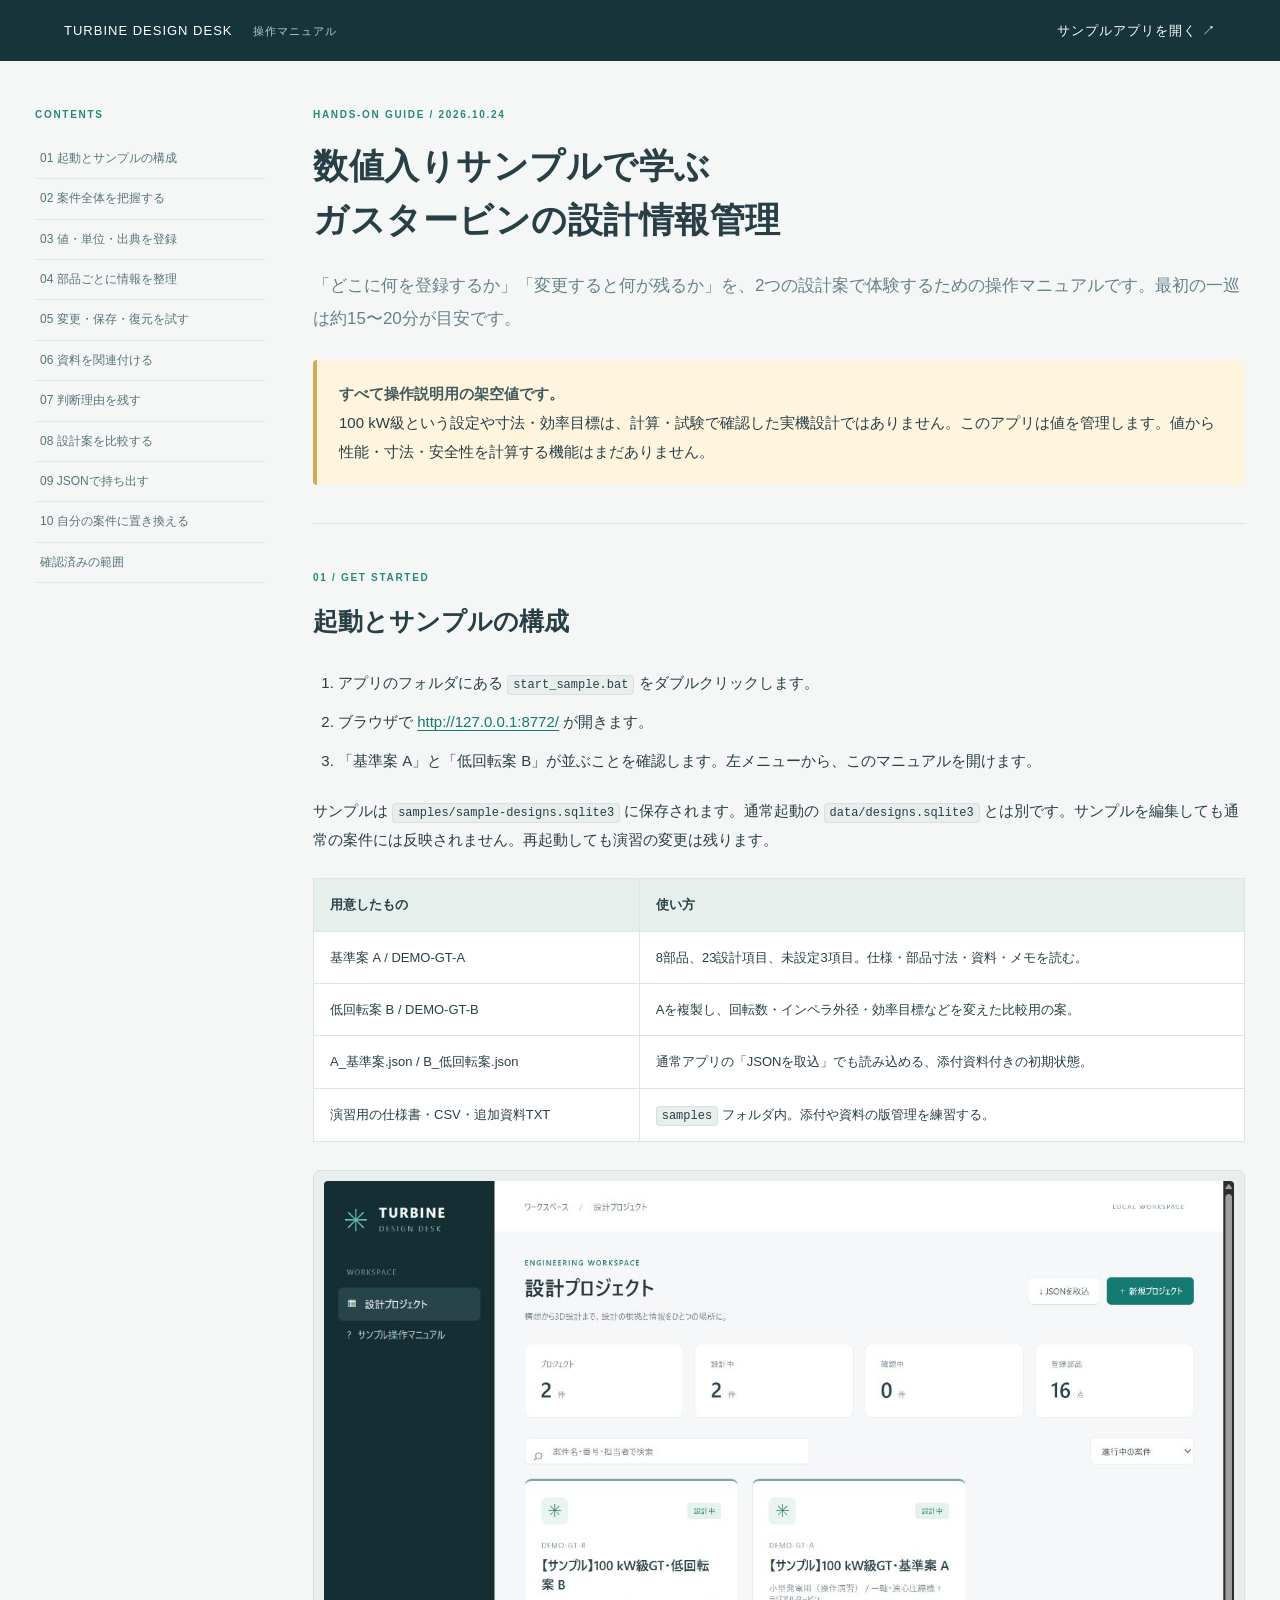
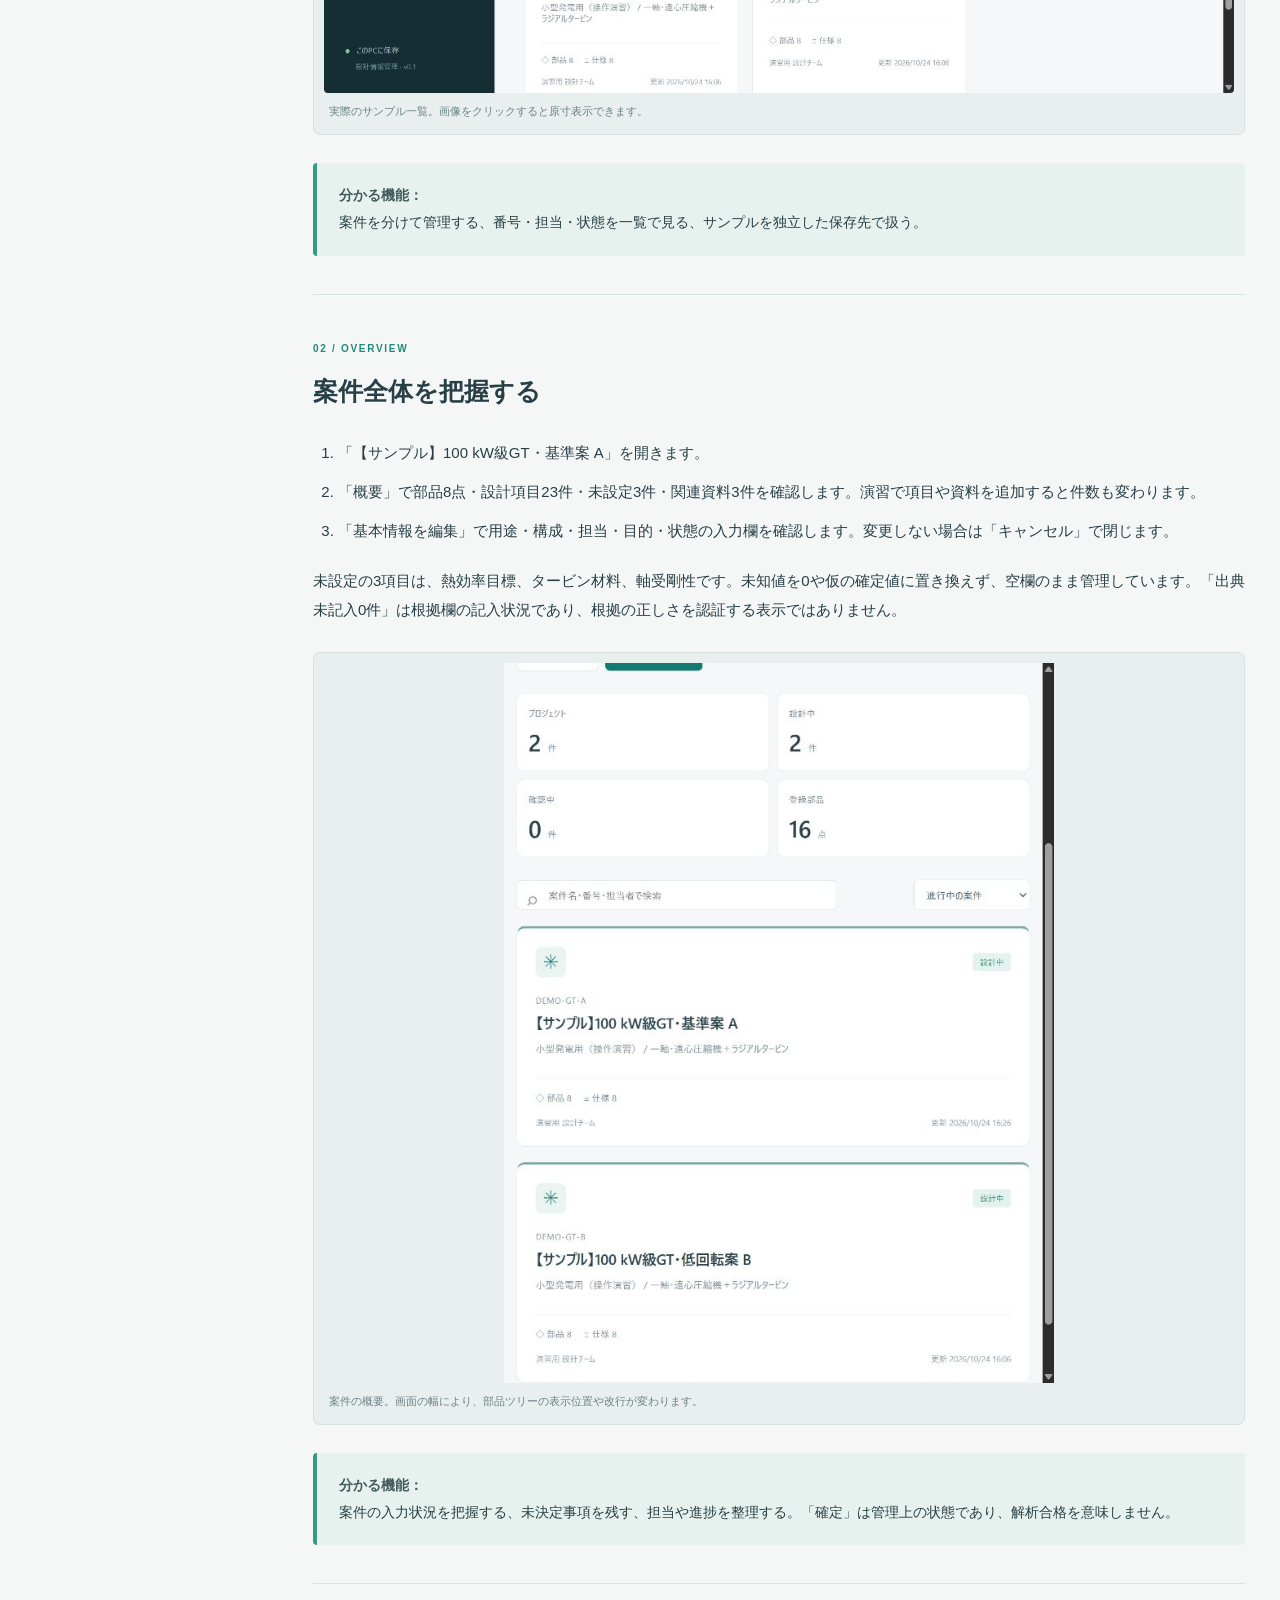
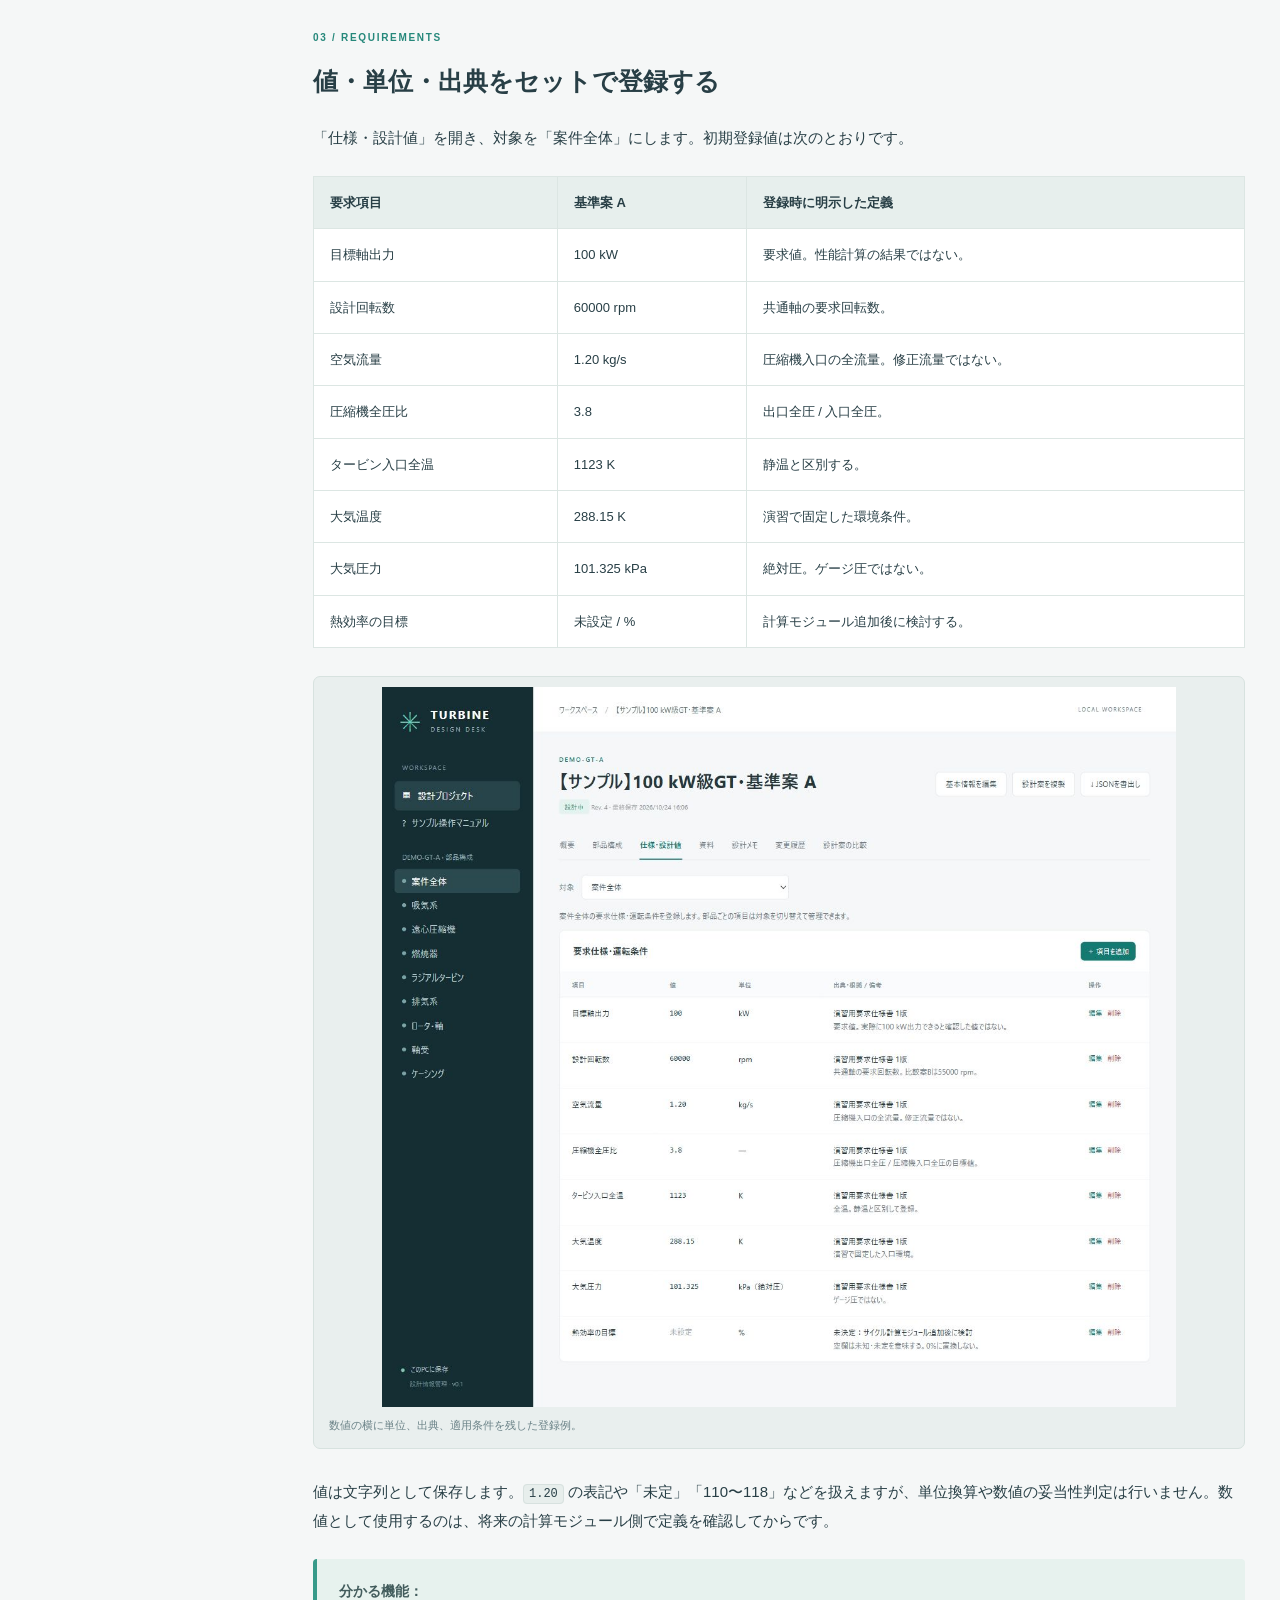
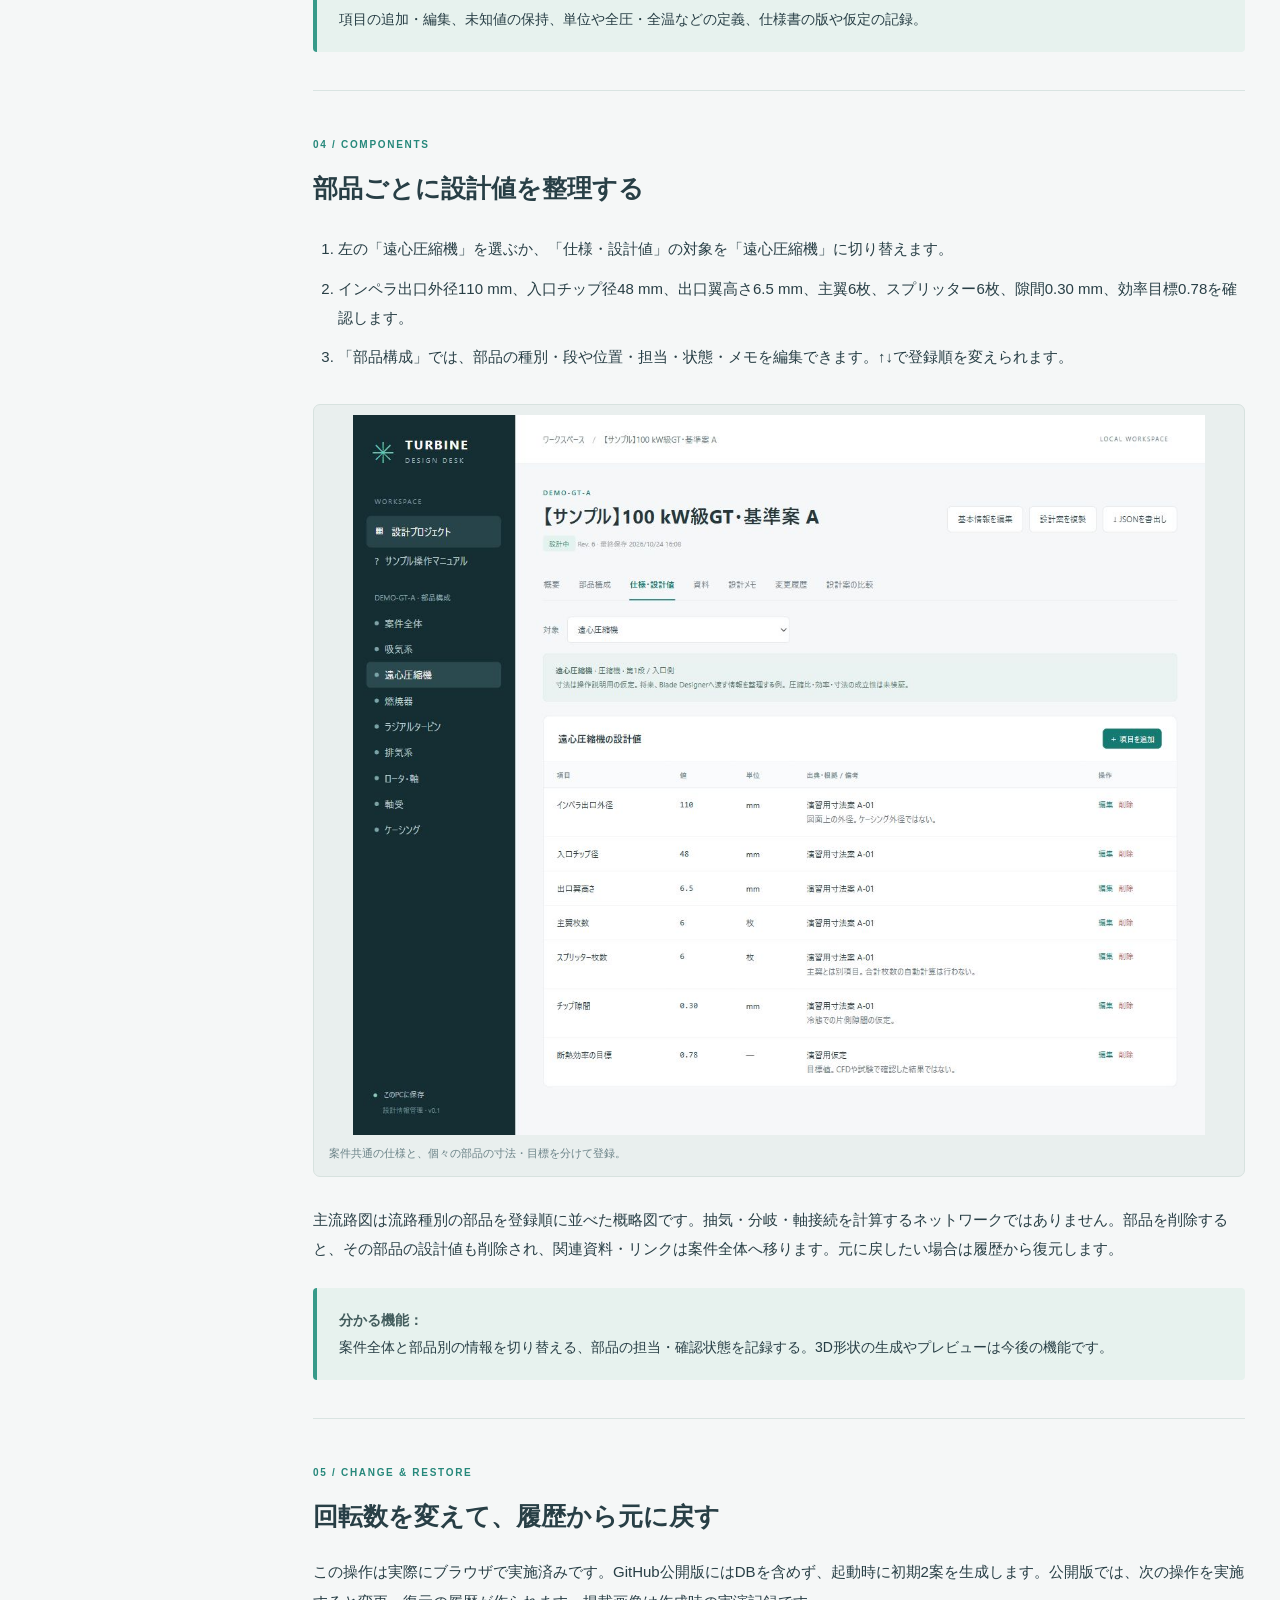
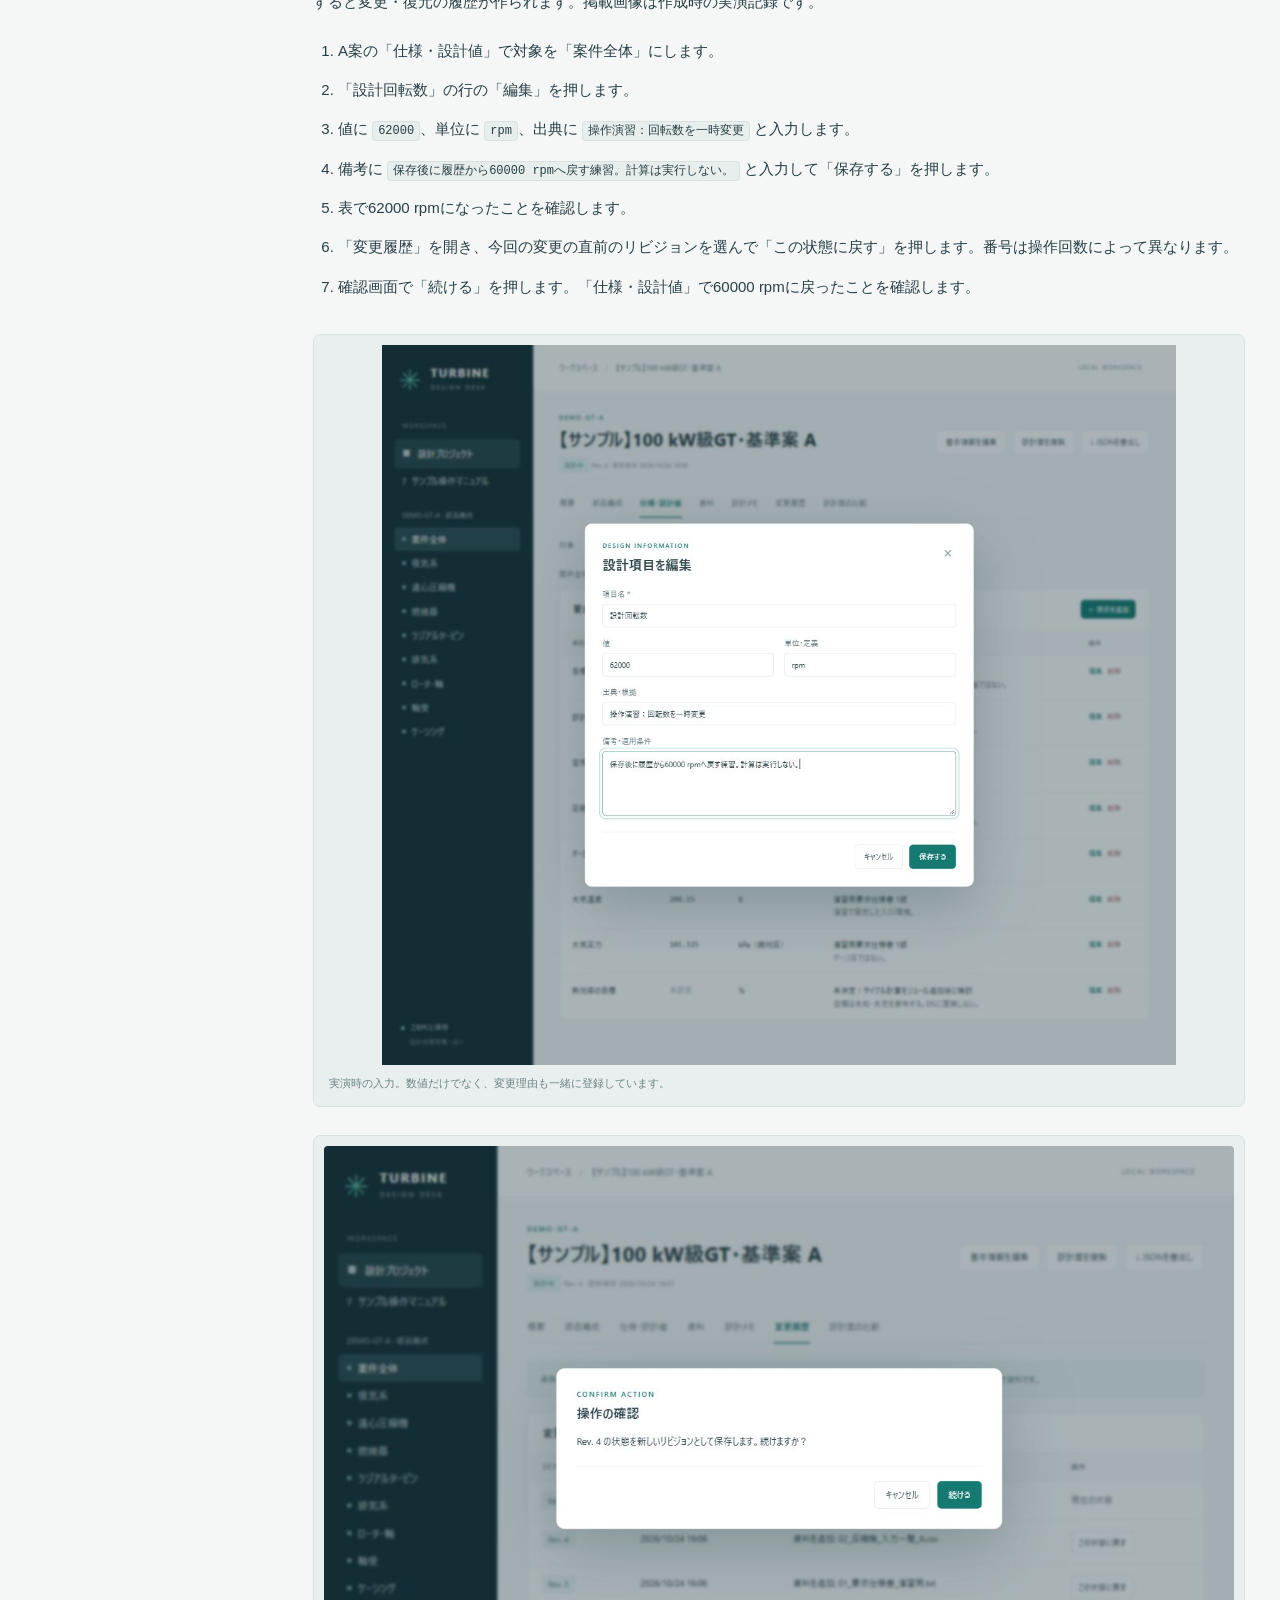
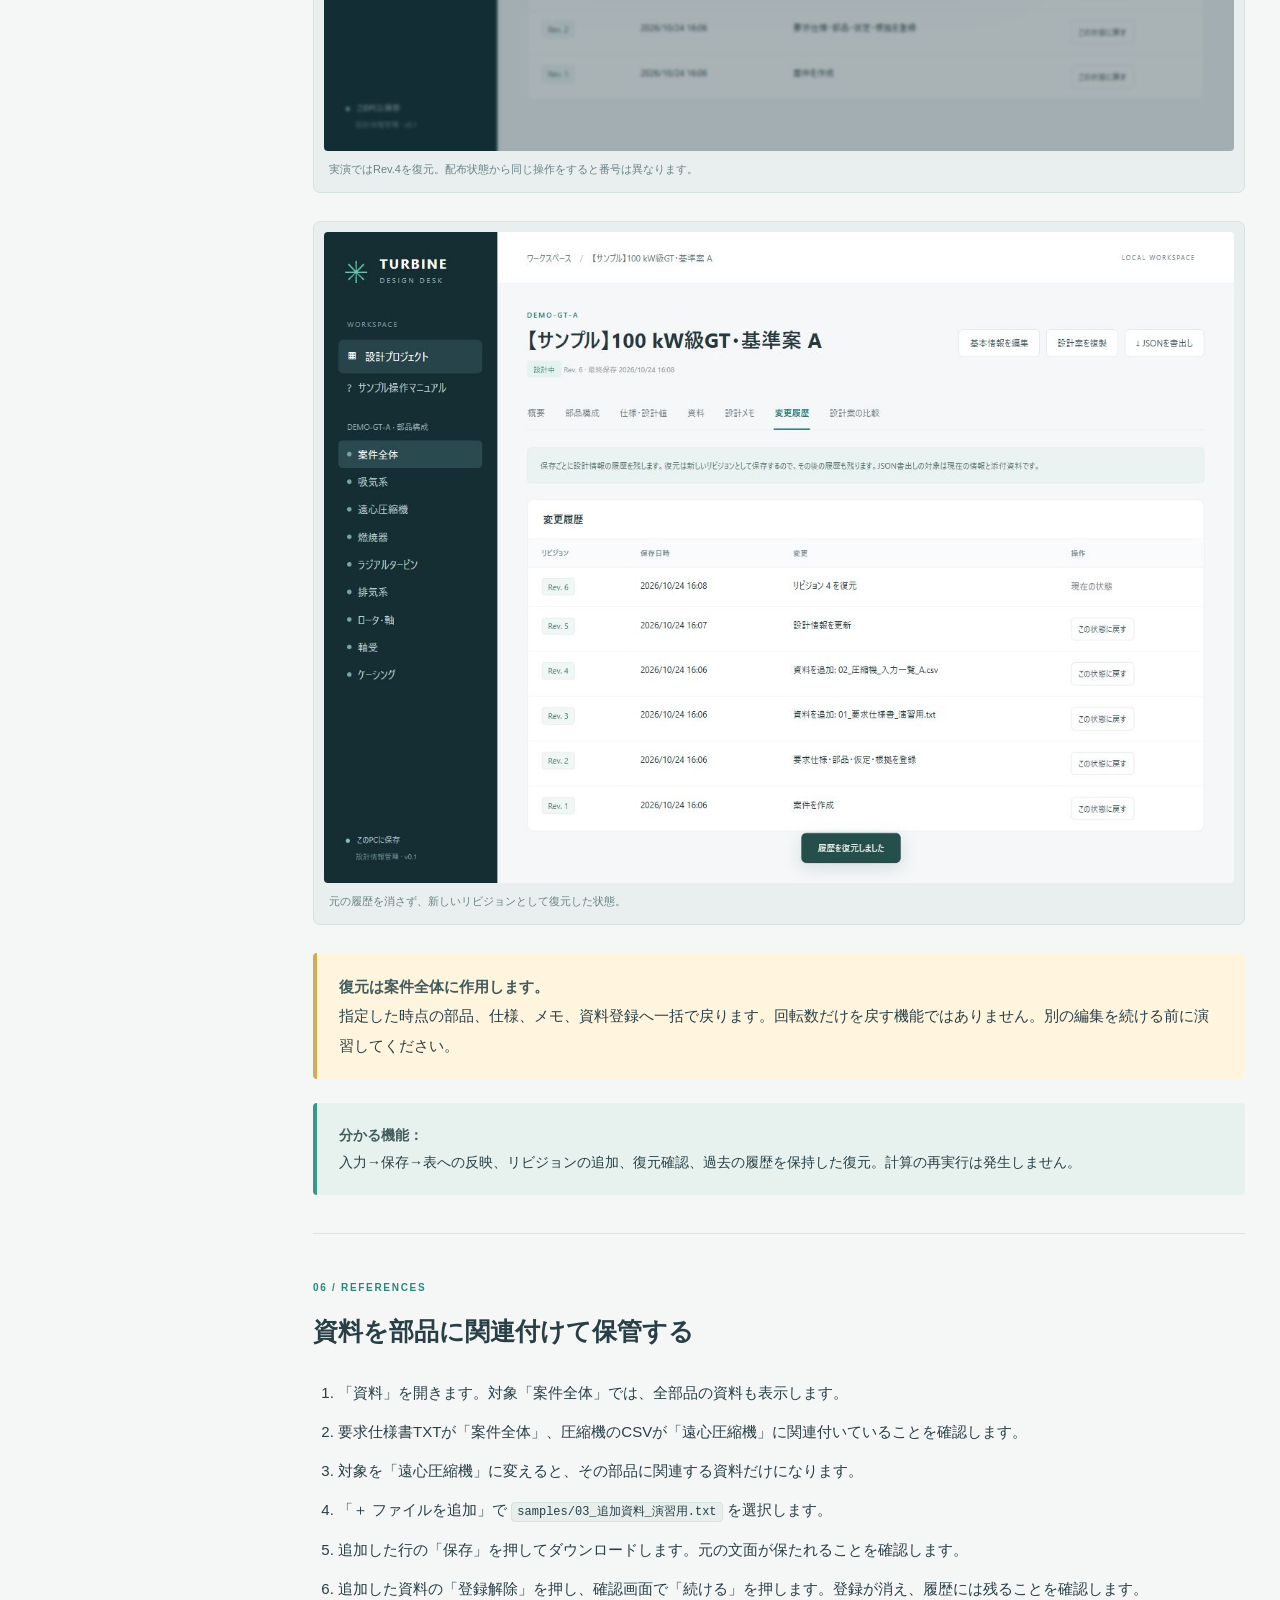
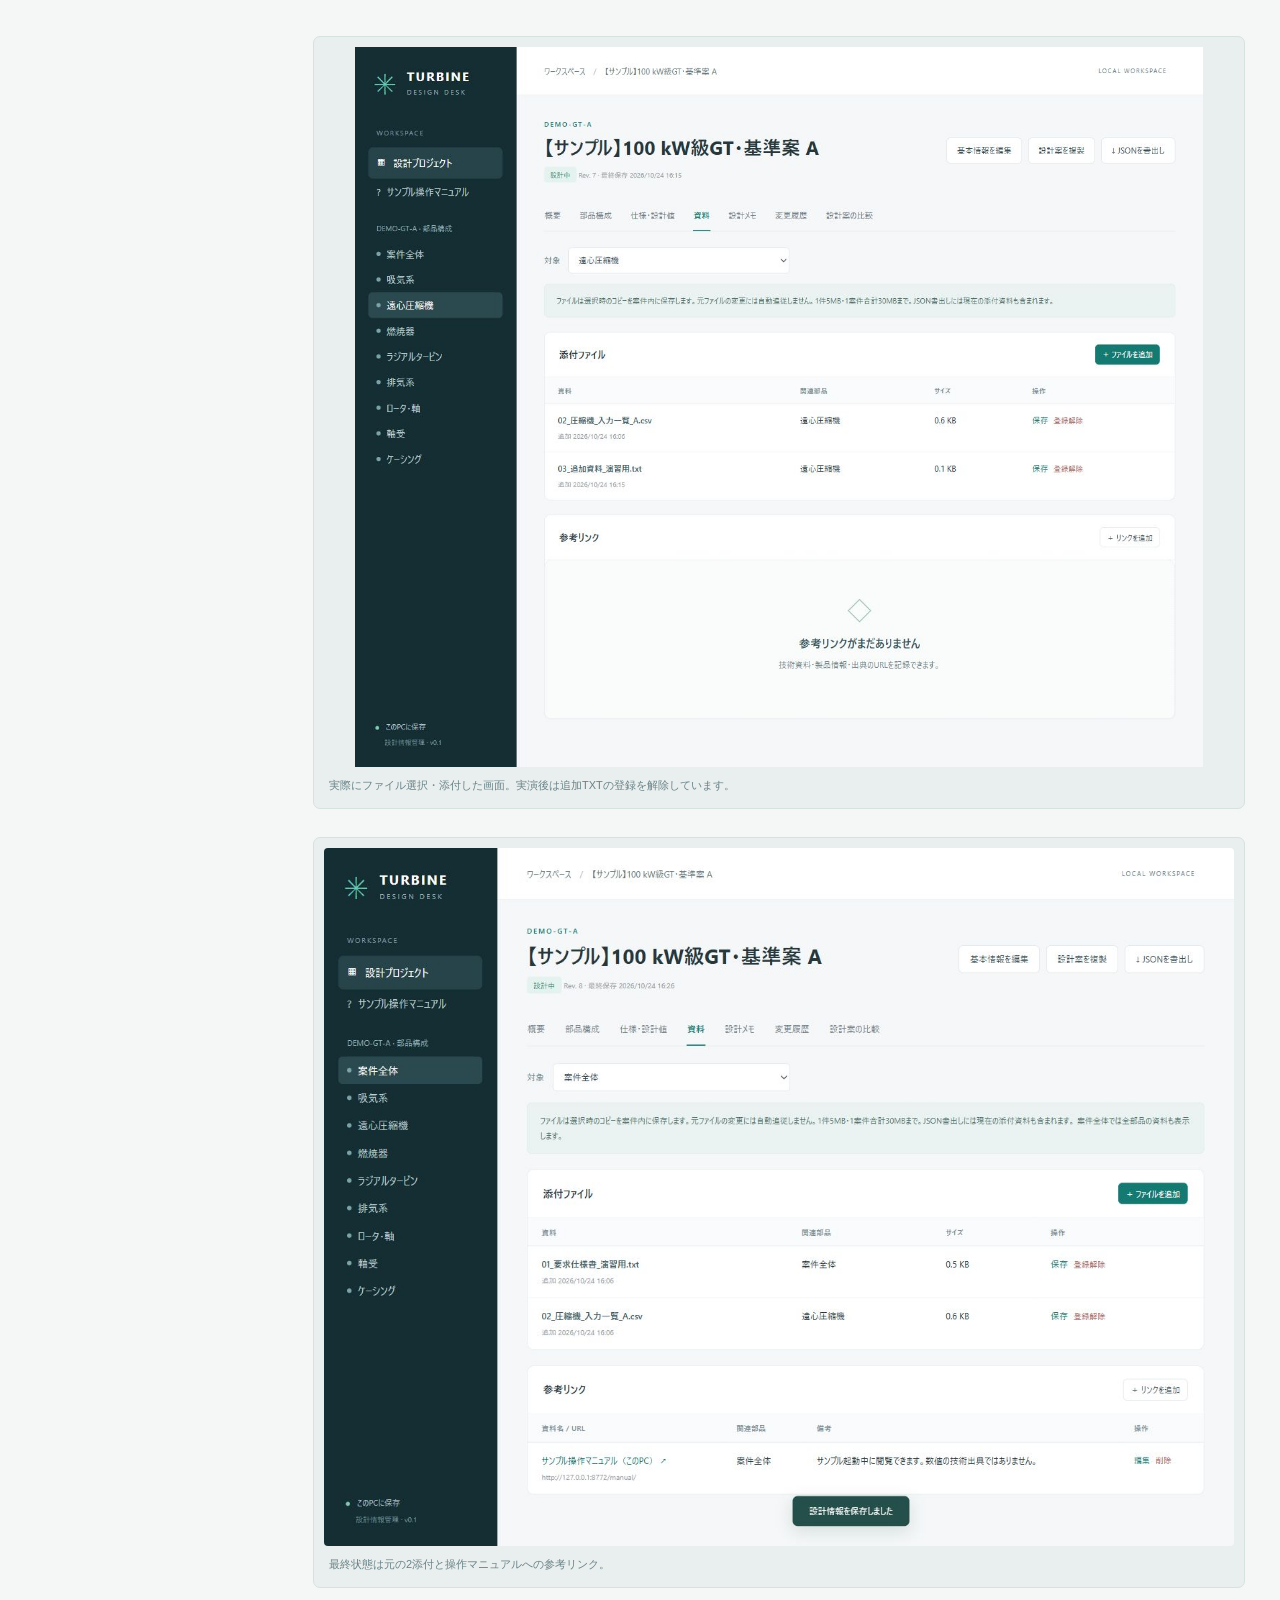
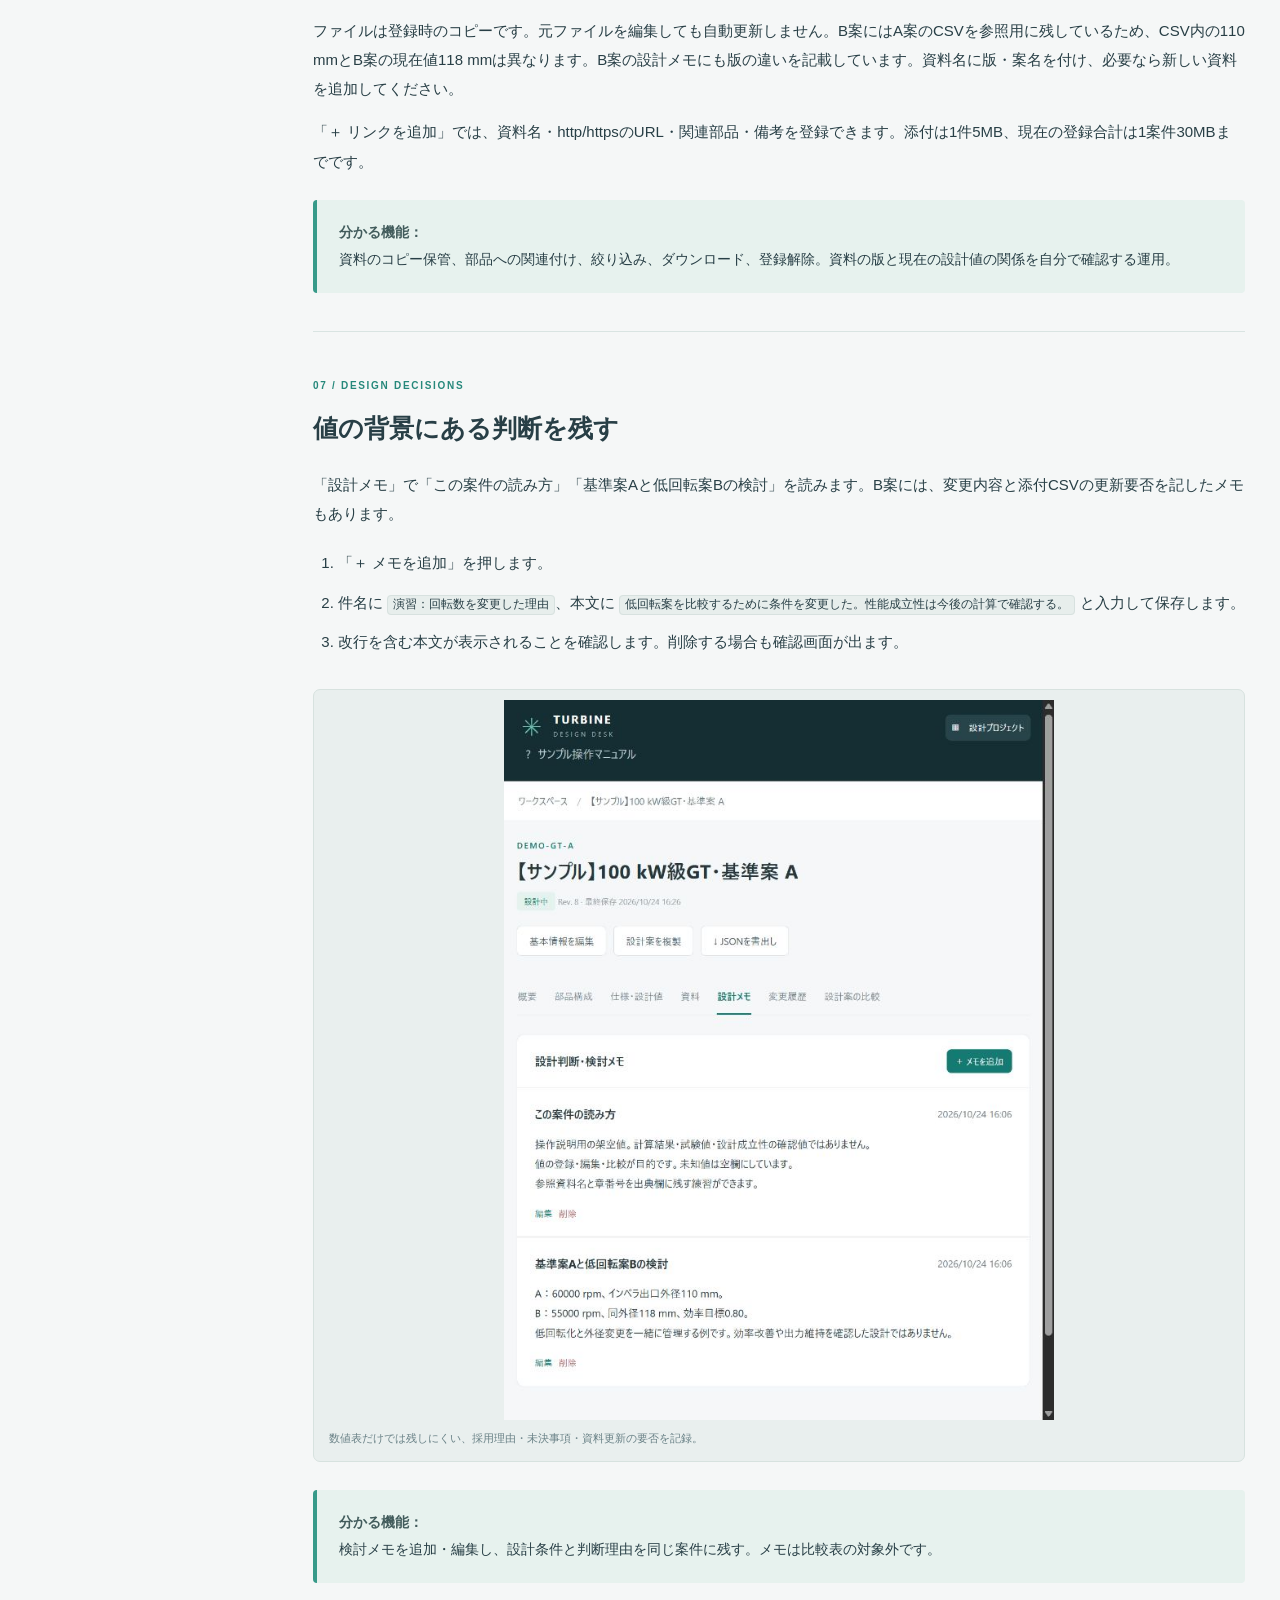
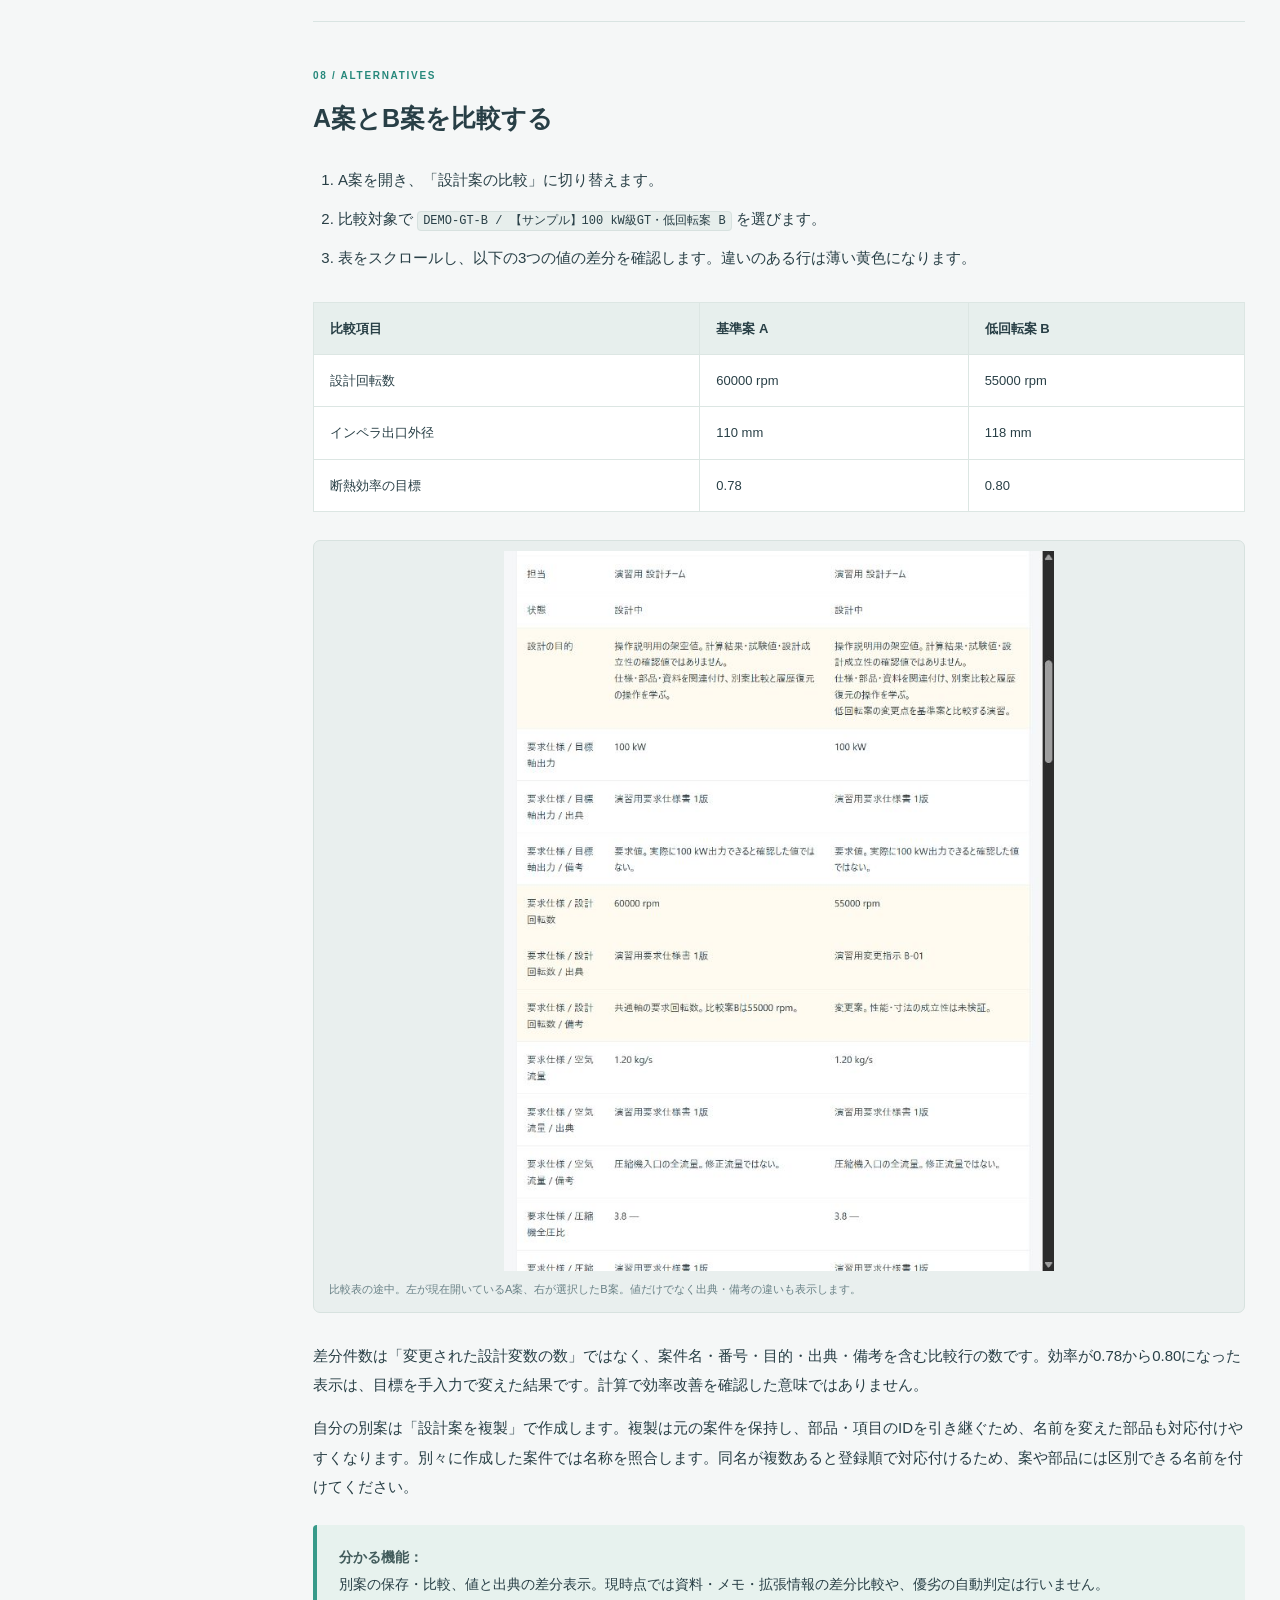
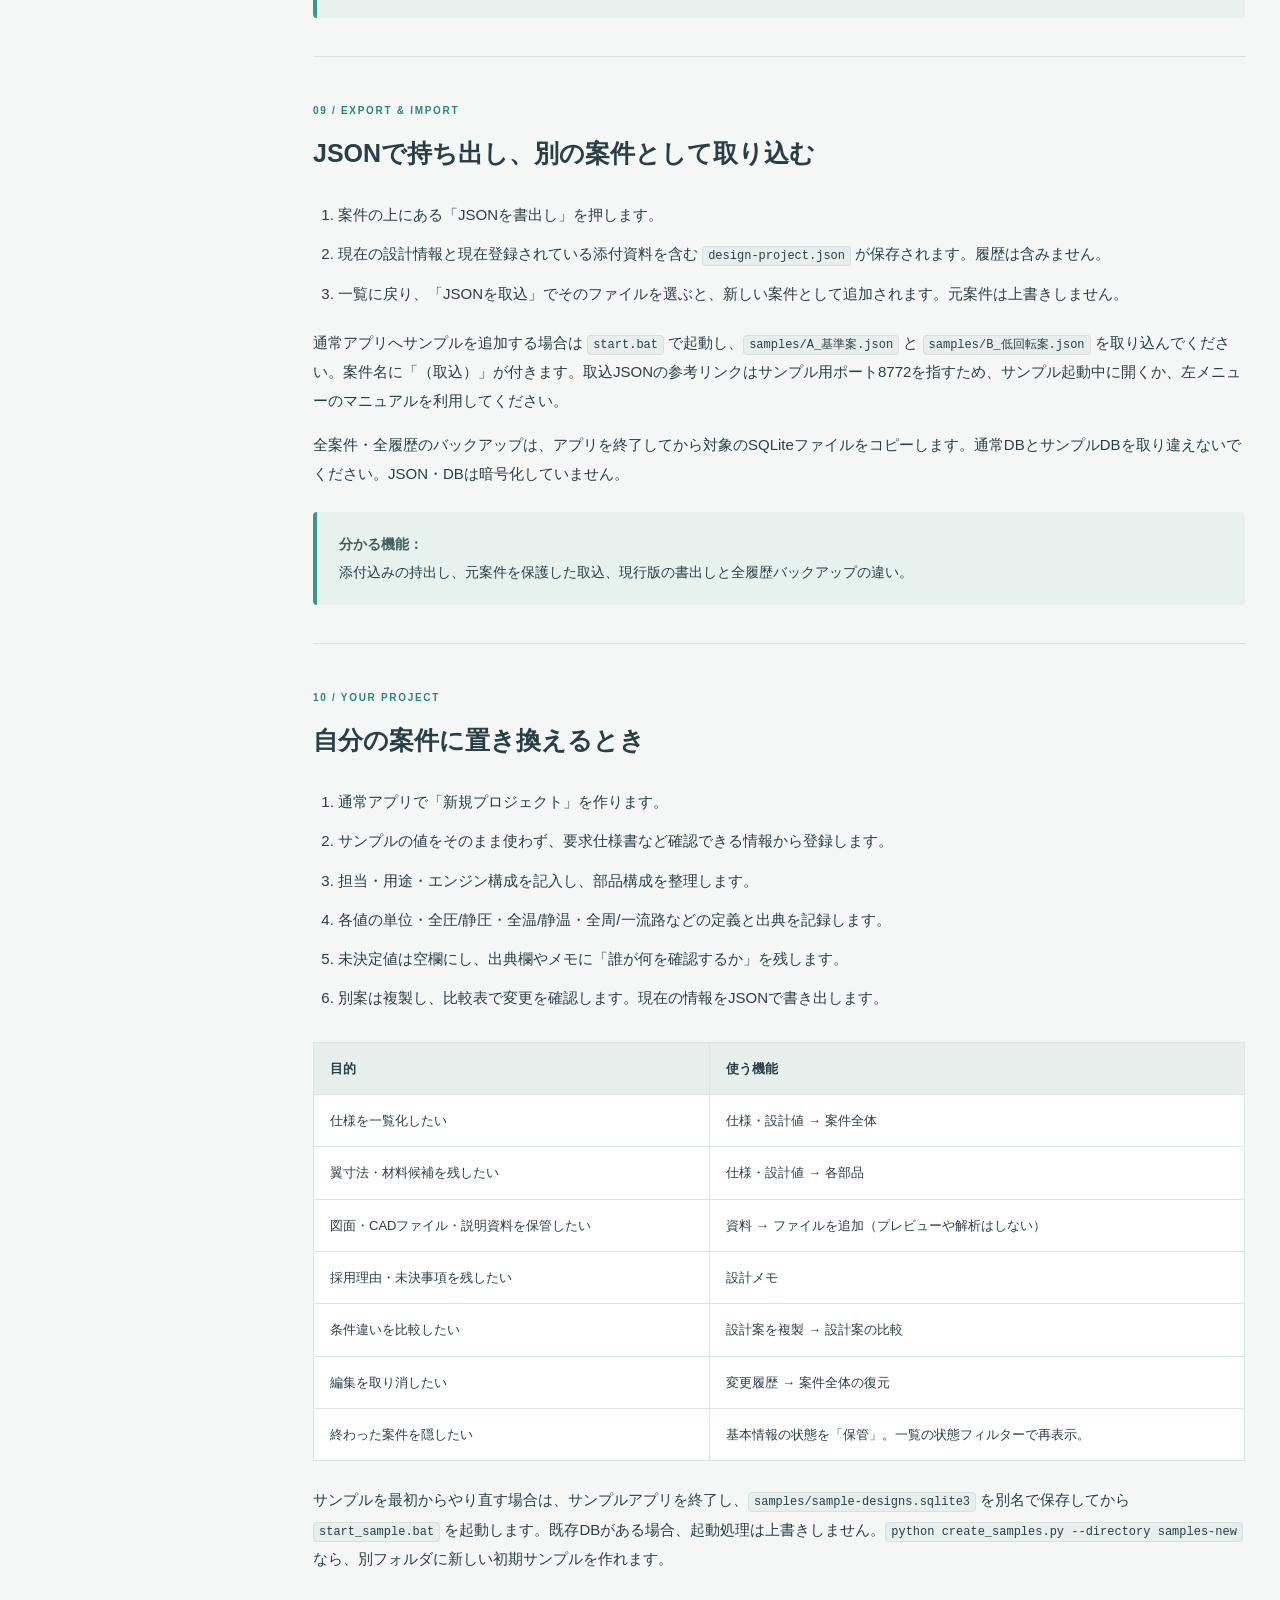
<file: docs/manual/index.html>
<!doctype html>
<html lang="ja"><head><meta charset="utf-8"><meta name="viewport" content="width=device-width,initial-scale=1"><title>数値入りサンプルで学ぶ — Turbine Design Desk 操作マニュアル</title><link rel="stylesheet" href="manual.css"></head>
<body><header><a href="#top">TURBINE DESIGN DESK <span>操作マニュアル</span></a><a href="http://127.0.0.1:8772/">サンプルアプリを開く ↗</a></header>
<div class="layout"><nav aria-label="目次"><div class="nav-title">CONTENTS</div><a href="#start">01 起動とサンプルの構成</a><a href="#overview">02 案件全体を把握する</a><a href="#values">03 値・単位・出典を登録</a><a href="#components">04 部品ごとに情報を整理</a><a href="#history">05 変更・保存・復元を試す</a><a href="#files">06 資料を関連付ける</a><a href="#notes">07 判断理由を残す</a><a href="#compare">08 設計案を比較する</a><a href="#exchange">09 JSONで持ち出す</a><a href="#practice">10 自分の案件に置き換える</a><a href="#checks">確認済みの範囲</a></nav>
<main id="top"><div class="eyebrow">HANDS-ON GUIDE / 2026.10.24</div><h1>数値入りサンプルで学ぶ<br>ガスタービンの設計情報管理</h1><p class="lead">「どこに何を登録するか」「変更すると何が残るか」を、2つの設計案で体験するための操作マニュアルです。最初の一巡は約15〜20分が目安です。</p><div class="notice"><strong>すべて操作説明用の架空値です。</strong>100 kW級という設定や寸法・効率目標は、計算・試験で確認した実機設計ではありません。このアプリは値を管理します。値から性能・寸法・安全性を計算する機能はまだありません。</div>
<section id="start"><div class="eyebrow">01 / GET STARTED</div><h2>起動とサンプルの構成</h2><ol><li>アプリのフォルダにある <code>start_sample.bat</code> をダブルクリックします。</li><li>ブラウザで <a href="http://127.0.0.1:8772/">http://127.0.0.1:8772/</a> が開きます。</li><li>「基準案 A」と「低回転案 B」が並ぶことを確認します。左メニューから、このマニュアルを開けます。</li></ol><p>サンプルは <code>samples/sample-designs.sqlite3</code> に保存されます。通常起動の <code>data/designs.sqlite3</code> とは別です。サンプルを編集しても通常の案件には反映されません。再起動しても演習の変更は残ります。</p><table><thead><tr><th>用意したもの</th><th>使い方</th></tr></thead><tbody><tr><td>基準案 A / DEMO-GT-A</td><td>8部品、23設計項目、未設定3項目。仕様・部品寸法・資料・メモを読む。</td></tr><tr><td>低回転案 B / DEMO-GT-B</td><td>Aを複製し、回転数・インペラ外径・効率目標などを変えた比較用の案。</td></tr><tr><td>A_基準案.json / B_低回転案.json</td><td>通常アプリの「JSONを取込」でも読み込める、添付資料付きの初期状態。</td></tr><tr><td>演習用の仕様書・CSV・追加資料TXT</td><td><code>samples</code> フォルダ内。添付や資料の版管理を練習する。</td></tr></tbody></table><figure><a href="images/01-projects.jpg" target="_blank" rel="noopener"><img src="images/01-projects.jpg" alt="数値入りの基準案Aと低回転案Bが並ぶ案件一覧"></a><figcaption>実際のサンプル一覧。画像をクリックすると原寸表示できます。</figcaption></figure><div class="learn"><strong>分かる機能：</strong>案件を分けて管理する、番号・担当・状態を一覧で見る、サンプルを独立した保存先で扱う。</div></section>
<section id="overview"><div class="eyebrow">02 / OVERVIEW</div><h2>案件全体を把握する</h2><ol><li>「【サンプル】100 kW級GT・基準案 A」を開きます。</li><li>「概要」で部品8点・設計項目23件・未設定3件・関連資料3件を確認します。演習で項目や資料を追加すると件数も変わります。</li><li>「基本情報を編集」で用途・構成・担当・目的・状態の入力欄を確認します。変更しない場合は「キャンセル」で閉じます。</li></ol><p>未設定の3項目は、熱効率目標、タービン材料、軸受剛性です。未知値を0や仮の確定値に置き換えず、空欄のまま管理しています。「出典未記入0件」は根拠欄の記入状況であり、根拠の正しさを認証する表示ではありません。</p><figure><a href="images/02-overview.jpg" target="_blank" rel="noopener"><img src="images/02-overview.jpg" alt="基準案Aの概要と未設定項目数"></a><figcaption>案件の概要。画面の幅により、部品ツリーの表示位置や改行が変わります。</figcaption></figure><div class="learn"><strong>分かる機能：</strong>案件の入力状況を把握する、未決定事項を残す、担当や進捗を整理する。「確定」は管理上の状態であり、解析合格を意味しません。</div></section>
<section id="values"><div class="eyebrow">03 / REQUIREMENTS</div><h2>値・単位・出典をセットで登録する</h2><p>「仕様・設計値」を開き、対象を「案件全体」にします。初期登録値は次のとおりです。</p><table><thead><tr><th>要求項目</th><th>基準案 A</th><th>登録時に明示した定義</th></tr></thead><tbody><tr><td>目標軸出力</td><td>100 kW</td><td>要求値。性能計算の結果ではない。</td></tr><tr><td>設計回転数</td><td>60000 rpm</td><td>共通軸の要求回転数。</td></tr><tr><td>空気流量</td><td>1.20 kg/s</td><td>圧縮機入口の全流量。修正流量ではない。</td></tr><tr><td>圧縮機全圧比</td><td>3.8</td><td>出口全圧 / 入口全圧。</td></tr><tr><td>タービン入口全温</td><td>1123 K</td><td>静温と区別する。</td></tr><tr><td>大気温度</td><td>288.15 K</td><td>演習で固定した環境条件。</td></tr><tr><td>大気圧力</td><td>101.325 kPa</td><td>絶対圧。ゲージ圧ではない。</td></tr><tr><td>熱効率の目標</td><td>未設定 / %</td><td>計算モジュール追加後に検討する。</td></tr></tbody></table><figure><a href="images/03-requirements.jpg" target="_blank" rel="noopener"><img src="images/03-requirements.jpg" alt="要求仕様の値・単位・出典・備考を表示する表"></a><figcaption>数値の横に単位、出典、適用条件を残した登録例。</figcaption></figure><p>値は文字列として保存します。<code>1.20</code> の表記や「未定」「110〜118」などを扱えますが、単位換算や数値の妥当性判定は行いません。数値として使用するのは、将来の計算モジュール側で定義を確認してからです。</p><div class="learn"><strong>分かる機能：</strong>項目の追加・編集、未知値の保持、単位や全圧・全温などの定義、仕様書の版や仮定の記録。</div></section>
<section id="components"><div class="eyebrow">04 / COMPONENTS</div><h2>部品ごとに設計値を整理する</h2><ol><li>左の「遠心圧縮機」を選ぶか、「仕様・設計値」の対象を「遠心圧縮機」に切り替えます。</li><li>インペラ出口外径110 mm、入口チップ径48 mm、出口翼高さ6.5 mm、主翼6枚、スプリッター6枚、隙間0.30 mm、効率目標0.78を確認します。</li><li>「部品構成」では、部品の種別・段や位置・担当・状態・メモを編集できます。↑↓で登録順を変えられます。</li></ol><figure><a href="images/07-component.jpg" target="_blank" rel="noopener"><img src="images/07-component.jpg" alt="遠心圧縮機の外径・翼高さ・枚数・隙間の登録例"></a><figcaption>案件共通の仕様と、個々の部品の寸法・目標を分けて登録。</figcaption></figure><p>主流路図は流路種別の部品を登録順に並べた概略図です。抽気・分岐・軸接続を計算するネットワークではありません。部品を削除すると、その部品の設計値も削除され、関連資料・リンクは案件全体へ移ります。元に戻したい場合は履歴から復元します。</p><div class="learn"><strong>分かる機能：</strong>案件全体と部品別の情報を切り替える、部品の担当・確認状態を記録する。3D形状の生成やプレビューは今後の機能です。</div></section>
<section id="history"><div class="eyebrow">05 / CHANGE & RESTORE</div><h2>回転数を変えて、履歴から元に戻す</h2><p>この操作は実際にブラウザで実施済みです。GitHub公開版にはDBを含めず、起動時に初期2案を生成します。公開版では、次の操作を実施すると変更・復元の履歴が作られます。掲載画像は作成時の実演記録です。</p><ol><li>A案の「仕様・設計値」で対象を「案件全体」にします。</li><li>「設計回転数」の行の「編集」を押します。</li><li>値に <code>62000</code>、単位に <code>rpm</code>、出典に <code>操作演習：回転数を一時変更</code> と入力します。</li><li>備考に <code>保存後に履歴から60000 rpmへ戻す練習。計算は実行しない。</code> と入力して「保存する」を押します。</li><li>表で62000 rpmになったことを確認します。</li><li>「変更履歴」を開き、今回の変更の直前のリビジョンを選んで「この状態に戻す」を押します。番号は操作回数によって異なります。</li><li>確認画面で「続ける」を押します。「仕様・設計値」で60000 rpmに戻ったことを確認します。</li></ol><figure><a href="images/04-edit-parameter.jpg" target="_blank" rel="noopener"><img src="images/04-edit-parameter.jpg" alt="62000 rpmと変更理由を入力した編集フォーム"></a><figcaption>実演時の入力。数値だけでなく、変更理由も一緒に登録しています。</figcaption></figure><figure><a href="images/05-restore-confirmation.jpg" target="_blank" rel="noopener"><img src="images/05-restore-confirmation.jpg" alt="過去の状態を新しいリビジョンとして復元する確認画面"></a><figcaption>実演ではRev.4を復元。配布状態から同じ操作をすると番号は異なります。</figcaption></figure><figure><a href="images/06-history.jpg" target="_blank" rel="noopener"><img src="images/06-history.jpg" alt="復元後も変更前後のリビジョンが残っている履歴表"></a><figcaption>元の履歴を消さず、新しいリビジョンとして復元した状態。</figcaption></figure><div class="notice"><strong>復元は案件全体に作用します。</strong>指定した時点の部品、仕様、メモ、資料登録へ一括で戻ります。回転数だけを戻す機能ではありません。別の編集を続ける前に演習してください。</div><div class="learn"><strong>分かる機能：</strong>入力→保存→表への反映、リビジョンの追加、復元確認、過去の履歴を保持した復元。計算の再実行は発生しません。</div></section>
<section id="files"><div class="eyebrow">06 / REFERENCES</div><h2>資料を部品に関連付けて保管する</h2><ol><li>「資料」を開きます。対象「案件全体」では、全部品の資料も表示します。</li><li>要求仕様書TXTが「案件全体」、圧縮機のCSVが「遠心圧縮機」に関連付いていることを確認します。</li><li>対象を「遠心圧縮機」に変えると、その部品に関連する資料だけになります。</li><li>「＋ ファイルを追加」で <code>samples/03_追加資料_演習用.txt</code> を選択します。</li><li>追加した行の「保存」を押してダウンロードします。元の文面が保たれることを確認します。</li><li>追加した資料の「登録解除」を押し、確認画面で「続ける」を押します。登録が消え、履歴には残ることを確認します。</li></ol><figure><a href="images/08-upload.jpg" target="_blank" rel="noopener"><img src="images/08-upload.jpg" alt="遠心圧縮機に演習用TXTを追加した資料一覧"></a><figcaption>実際にファイル選択・添付した画面。実演後は追加TXTの登録を解除しています。</figcaption></figure><figure><a href="images/09-files.jpg" target="_blank" rel="noopener"><img src="images/09-files.jpg" alt="案件全体と部品に関連付いた資料および参考リンク"></a><figcaption>最終状態は元の2添付と操作マニュアルへの参考リンク。</figcaption></figure><p>ファイルは登録時のコピーです。元ファイルを編集しても自動更新しません。B案にはA案のCSVを参照用に残しているため、CSV内の110 mmとB案の現在値118 mmは異なります。B案の設計メモにも版の違いを記載しています。資料名に版・案名を付け、必要なら新しい資料を追加してください。</p><p>「＋ リンクを追加」では、資料名・http/httpsのURL・関連部品・備考を登録できます。添付は1件5MB、現在の登録合計は1案件30MBまでです。</p><div class="learn"><strong>分かる機能：</strong>資料のコピー保管、部品への関連付け、絞り込み、ダウンロード、登録解除。資料の版と現在の設計値の関係を自分で確認する運用。</div></section>
<section id="notes"><div class="eyebrow">07 / DESIGN DECISIONS</div><h2>値の背景にある判断を残す</h2><p>「設計メモ」で「この案件の読み方」「基準案Aと低回転案Bの検討」を読みます。B案には、変更内容と添付CSVの更新要否を記したメモもあります。</p><ol><li>「＋ メモを追加」を押します。</li><li>件名に <code>演習：回転数を変更した理由</code>、本文に <code>低回転案を比較するために条件を変更した。性能成立性は今後の計算で確認する。</code> と入力して保存します。</li><li>改行を含む本文が表示されることを確認します。削除する場合も確認画面が出ます。</li></ol><figure><a href="images/10-notes.jpg" target="_blank" rel="noopener"><img src="images/10-notes.jpg" alt="A案とB案を検討した理由を残す設計メモ"></a><figcaption>数値表だけでは残しにくい、採用理由・未決事項・資料更新の要否を記録。</figcaption></figure><div class="learn"><strong>分かる機能：</strong>検討メモを追加・編集し、設計条件と判断理由を同じ案件に残す。メモは比較表の対象外です。</div></section>
<section id="compare"><div class="eyebrow">08 / ALTERNATIVES</div><h2>A案とB案を比較する</h2><ol><li>A案を開き、「設計案の比較」に切り替えます。</li><li>比較対象で <code>DEMO-GT-B / 【サンプル】100 kW級GT・低回転案 B</code> を選びます。</li><li>表をスクロールし、以下の3つの値の差分を確認します。違いのある行は薄い黄色になります。</li></ol><table><thead><tr><th>比較項目</th><th>基準案 A</th><th>低回転案 B</th></tr></thead><tbody><tr><td>設計回転数</td><td>60000 rpm</td><td>55000 rpm</td></tr><tr><td>インペラ出口外径</td><td>110 mm</td><td>118 mm</td></tr><tr><td>断熱効率の目標</td><td>0.78</td><td>0.80</td></tr></tbody></table><figure><a href="images/12-comparison-speed.jpg" target="_blank" rel="noopener"><img src="images/12-comparison-speed.jpg" alt="回転数60000 rpmと55000 rpm、および出典の違いを表示する比較表"></a><figcaption>比較表の途中。左が現在開いているA案、右が選択したB案。値だけでなく出典・備考の違いも表示します。</figcaption></figure><p>差分件数は「変更された設計変数の数」ではなく、案件名・番号・目的・出典・備考を含む比較行の数です。効率が0.78から0.80になった表示は、目標を手入力で変えた結果です。計算で効率改善を確認した意味ではありません。</p><p>自分の別案は「設計案を複製」で作成します。複製は元の案件を保持し、部品・項目のIDを引き継ぐため、名前を変えた部品も対応付けやすくなります。別々に作成した案件では名称を照合します。同名が複数あると登録順で対応付けるため、案や部品には区別できる名前を付けてください。</p><div class="learn"><strong>分かる機能：</strong>別案の保存・比較、値と出典の差分表示。現時点では資料・メモ・拡張情報の差分比較や、優劣の自動判定は行いません。</div></section>
<section id="exchange"><div class="eyebrow">09 / EXPORT & IMPORT</div><h2>JSONで持ち出し、別の案件として取り込む</h2><ol><li>案件の上にある「JSONを書出し」を押します。</li><li>現在の設計情報と現在登録されている添付資料を含む <code>design-project.json</code> が保存されます。履歴は含みません。</li><li>一覧に戻り、「JSONを取込」でそのファイルを選ぶと、新しい案件として追加されます。元案件は上書きしません。</li></ol><p>通常アプリへサンプルを追加する場合は <code>start.bat</code> で起動し、<code>samples/A_基準案.json</code> と <code>samples/B_低回転案.json</code> を取り込んでください。案件名に「（取込）」が付きます。取込JSONの参考リンクはサンプル用ポート8772を指すため、サンプル起動中に開くか、左メニューのマニュアルを利用してください。</p><p>全案件・全履歴のバックアップは、アプリを終了してから対象のSQLiteファイルをコピーします。通常DBとサンプルDBを取り違えないでください。JSON・DBは暗号化していません。</p><div class="learn"><strong>分かる機能：</strong>添付込みの持出し、元案件を保護した取込、現行版の書出しと全履歴バックアップの違い。</div></section>
<section id="practice"><div class="eyebrow">10 / YOUR PROJECT</div><h2>自分の案件に置き換えるとき</h2><ol><li>通常アプリで「新規プロジェクト」を作ります。</li><li>サンプルの値をそのまま使わず、要求仕様書など確認できる情報から登録します。</li><li>担当・用途・エンジン構成を記入し、部品構成を整理します。</li><li>各値の単位・全圧/静圧・全温/静温・全周/一流路などの定義と出典を記録します。</li><li>未決定値は空欄にし、出典欄やメモに「誰が何を確認するか」を残します。</li><li>別案は複製し、比較表で変更を確認します。現在の情報をJSONで書き出します。</li></ol><table><thead><tr><th>目的</th><th>使う機能</th></tr></thead><tbody><tr><td>仕様を一覧化したい</td><td>仕様・設計値 → 案件全体</td></tr><tr><td>翼寸法・材料候補を残したい</td><td>仕様・設計値 → 各部品</td></tr><tr><td>図面・CADファイル・説明資料を保管したい</td><td>資料 → ファイルを追加（プレビューや解析はしない）</td></tr><tr><td>採用理由・未決事項を残したい</td><td>設計メモ</td></tr><tr><td>条件違いを比較したい</td><td>設計案を複製 → 設計案の比較</td></tr><tr><td>編集を取り消したい</td><td>変更履歴 → 案件全体の復元</td></tr><tr><td>終わった案件を隠したい</td><td>基本情報の状態を「保管」。一覧の状態フィルターで再表示。</td></tr></tbody></table><p>サンプルを最初からやり直す場合は、サンプルアプリを終了し、<code>samples/sample-designs.sqlite3</code> を別名で保存してから <code>start_sample.bat</code> を起動します。既存DBがある場合、起動処理は上書きしません。<code>python create_samples.py --directory samples-new</code> なら、別フォルダに新しい初期サンプルを作れます。</p></section>
<section id="checks"><div class="eyebrow">EVIDENCE / LIMITS</div><h2>確認済みの範囲</h2><p>2026年10月24日、サンプル専用DBを用いて、画面表示、回転数の変更・保存・復元、部品別の切替、添付選択・ダウンロード・登録解除、A/B比較を実際に操作しました。掲載画像はその実画面です。画像は撮影した時点のリビジョン・日時・表示幅のため、操作を続けた現在の画面と異なる場合があります。</p><p>サンプルの初期値は生成スクリプトで登録し、その後の変更・保存・復元・添付操作はブラウザで実施しています。設計値をすべて一つずつ手入力したという意味ではありません。</p><p>計算・実機性能・強度・振動・製造可能性の確認は行っていません。複数ユーザーでの共同編集、外部CAD/CFDの起動・結果取込、計算結果の自動更新も今回の範囲外です。自動テストと追加の操作結果はアプリフォルダの <code>VERIFICATION.md</code> を参照してください。</p><p class="footer">Turbine Design Desk 0.1 · ローカル設計情報管理 · サンプル操作マニュアル</p></section>
</main></div></body></html>
</file>
<file: docs/manual/manual.css>
:root{font-family:"Segoe UI","Yu Gothic UI",Meiryo,sans-serif;color:#283f46;background:#f5f7f7;font-size:15px;line-height:1.95;scroll-behavior:smooth}*{box-sizing:border-box}body{margin:0}a{color:#137a71;text-underline-offset:3px}header{background:#17343a;padding:18px 5%;display:flex;justify-content:space-between;gap:20px;align-items:center}header a{color:white;text-decoration:none;font-size:13px;letter-spacing:1px}header span{color:#afd1cd;margin-left:16px;font-size:11px}.layout{max-width:1320px;margin:auto;display:grid;grid-template-columns:230px 1fr;gap:48px;padding:44px 35px}nav{position:sticky;top:25px;align-self:start;font-size:12px}nav a{display:block;text-decoration:none;padding:8px 5px;color:#58737a;border-bottom:1px solid #e0e9e8}.nav-title,.eyebrow{font-size:10px;font-weight:650;letter-spacing:1.7px;color:#26887b;margin-bottom:14px}main{min-width:0}h1{font-size:35px;line-height:1.55;margin:0 0 22px;letter-spacing:.5px}h2{font-size:25px;line-height:1.55;margin:0 0 22px}p{margin:14px 0}section{scroll-margin-top:25px;padding-top:44px;margin-top:38px;border-top:1px solid #d9e4e2}.lead{font-size:17px;color:#66818a}.notice,.learn{padding:19px 22px;background:#fff5df;border-left:4px solid #d3aa55;border-radius:4px;margin:24px 0}.learn{background:#e7f2ee;border-left-color:#379a89;font-size:14px}.notice strong,.learn strong{display:block;color:#425c5c}table{border-collapse:collapse;width:100%;background:#fff;font-size:13px;margin:24px 0}th{text-align:left;background:#e7efed;font-weight:600}td,th{padding:13px 16px;border:1px solid #dce6e3;vertical-align:top}code{background:#e7eeec;border:1px solid #d7e1df;border-radius:4px;padding:2px 5px;font-size:12px;overflow-wrap:anywhere}ol{padding-left:25px}li{padding:5px 0}figure{margin:28px 0;background:#e9efee;border:1px solid #d7e2df;border-radius:7px;padding:10px}figure img{display:block;width:100%;max-height:720px;object-fit:contain;object-position:top;border-radius:4px}figcaption{font-size:11px;color:#6a8287;padding:9px 5px 2px;line-height:1.8}.footer{font-size:11px;color:#84999d;margin:50px 0 10px}@media(max-width:950px){.layout{grid-template-columns:1fr;padding:28px 20px;gap:25px}nav{position:static;display:flex;flex-wrap:wrap;gap:5px 14px}nav a{padding:4px 0}.nav-title{width:100%}h1{font-size:28px}h2{font-size:22px}header{padding:15px 20px;flex-wrap:wrap}header span{display:none}table{font-size:12px}th,td{padding:10px 9px}}@media print{body{background:white}header,nav{display:none}.layout{display:block;padding:0;max-width:none}main{font-size:10pt}h1{font-size:22pt}h2{font-size:17pt}section{margin-top:18px;padding-top:20px}figure img{max-height:170mm}figure,table,.notice,.learn{break-inside:avoid}a{color:inherit}figure a{display:block}.eyebrow{font-size:8pt}}
</file>
